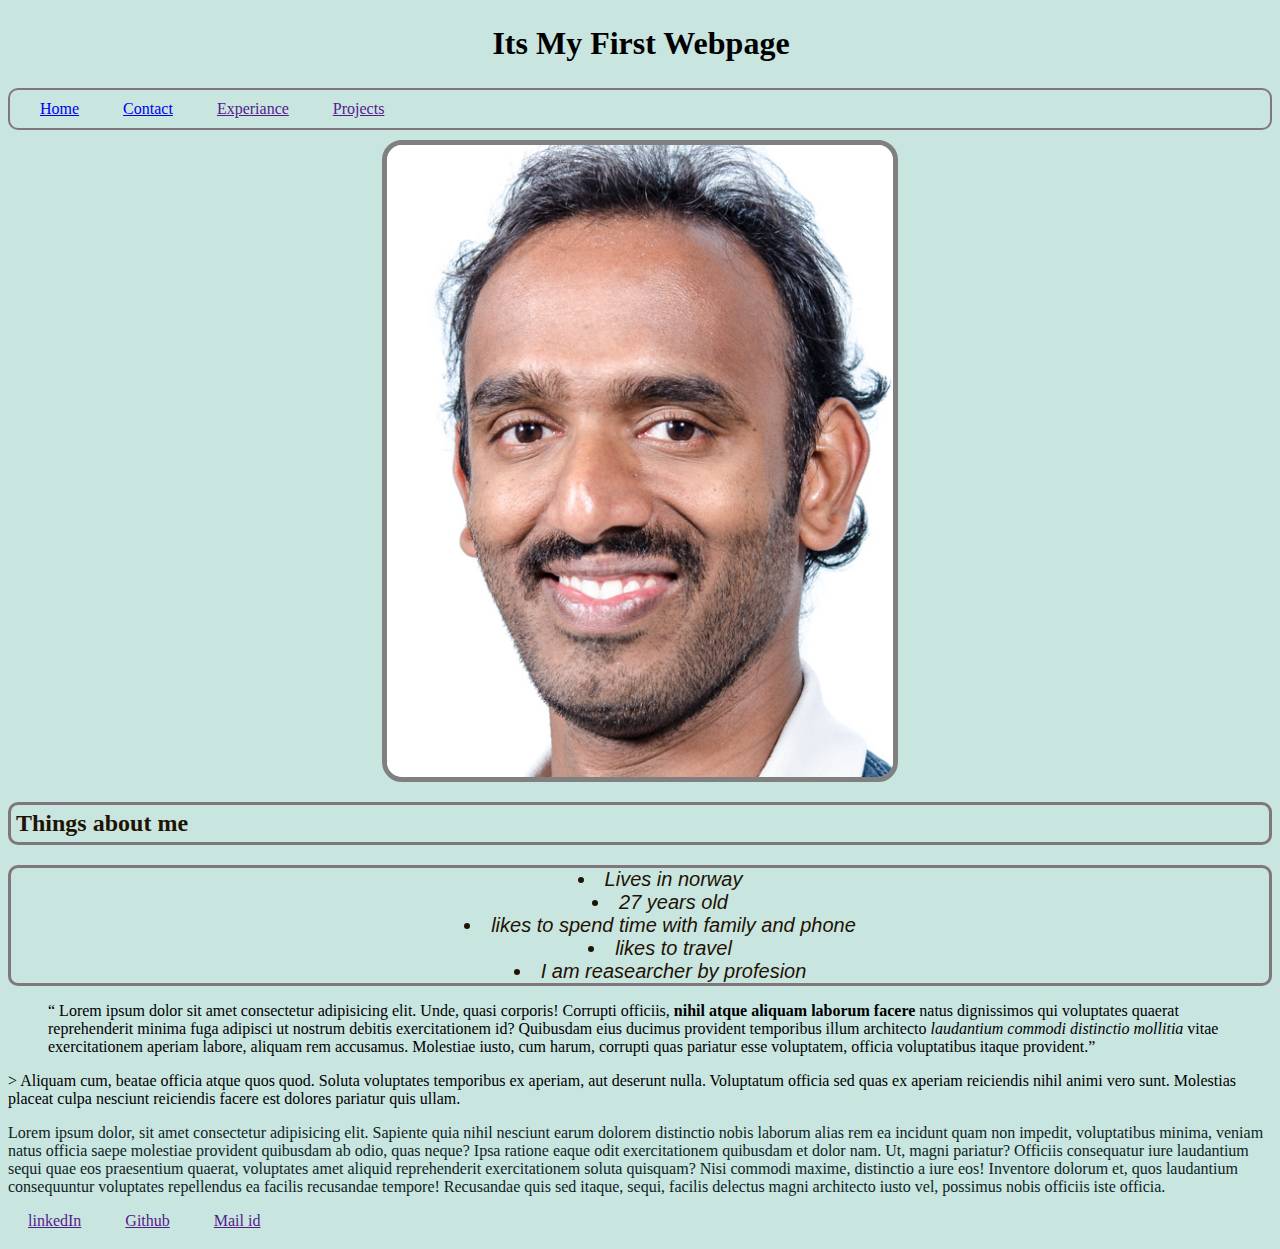
<file: index.html>
<!DOCTYPE html>
<html lang="en">
  <head>
    <meta charset="UTF-8" />
    <meta http-equiv="X-UA-Compatible" content="IE=edge" />
    <meta name="viewport" content="width=, initial-scale=1.0" />
    <title>My webpage</title>
    <link rel="stylesheet" href="style1.css" />
    <link rel="shortcut icon" href="picture.jpg" type="image/x-icon" />
    <link rel="preconnect" href="https://fonts.googleapis.com" />
    <link rel="preconnect" href="https://fonts.gstatic.com" crossorigin />
    <link
      href="https://fonts.googleapis.com/css2?family=Open+Sans&display=swap"
      rel="stylesheet"
    />
  </head>
  <body>
    <header>
      <div>
        <h1>Its My First Webpage</h1>
        <div>
          <nav>
            <a href="./aboutme.html" ref="Overview of the page">Home</a>
            <a
              href="./business.html"
              ref="aboutme page"
              >Contact</a
            >
            <a href="" ref="My working experiance">Experiance</a>
            <a href="" ref="Projects i have done">Projects</a>

            <!--<button type="onclick">login</button>
            <button type="onclick">contact</button>-->
          </nav>
        </div>
      </div>
    </header>
    <section>
      <img src="picture.jpg" alt="Mypicture" />
    </section>
    <section>
      <h2>Things about me</h2>
      <ul>
        <li>Lives in norway</li>
        <li>27 years old</li>
        <li>likes to spend time with family and phone</li>
        <li>likes to travel</li>
        <li>I am reasearcher by profesion</li>
      </ul>

      <p>
        <blockquote><q>
          Lorem ipsum dolor sit amet consectetur adipisicing elit. Unde, quasi
          corporis! Corrupti officiis,
          <strong>nihil atque aliquam laborum facere </strong>natus dignissimos
          qui voluptates quaerat reprehenderit minima fuga adipisci ut nostrum
          debitis exercitationem id? Quibusdam eius ducimus provident temporibus
          illum architecto <em>laudantium commodi distinctio mollitia</em> vitae
          exercitationem aperiam labore, aliquam rem accusamus. Molestiae iusto,
          cum harum, corrupti quas pariatur esse voluptatem, officia
          voluptatibus itaque provident.</q></blockquote
        >
        > Aliquam cum, beatae officia atque quos quod. Soluta voluptates
        temporibus ex aperiam, aut deserunt nulla. Voluptatum officia sed quas
        ex aperiam reiciendis nihil animi vero sunt. Molestias placeat culpa
        nesciunt reiciendis facere est dolores pariatur quis ullam.
      </p>
      <p>
        Lorem ipsum dolor, sit amet consectetur adipisicing elit. Sapiente quia
        nihil nesciunt earum dolorem distinctio nobis laborum alias rem ea
        incidunt quam non impedit, voluptatibus minima, veniam natus officia
        saepe molestiae provident quibusdam ab odio, quas neque? Ipsa ratione
        eaque odit exercitationem quibusdam et dolor nam. Ut, magni pariatur?
        Officiis consequatur iure laudantium sequi quae eos praesentium quaerat,
        voluptates amet aliquid reprehenderit exercitationem soluta quisquam?
        Nisi commodi maxime, distinctio a iure eos! Inventore dolorum et, quos
        laudantium consequuntur voluptates repellendus ea facilis recusandae
        tempore! Recusandae quis sed itaque, sequi, facilis delectus magni
        architecto iusto vel, possimus nobis officiis iste officia.
      </p>
    </section>
    <footer>
      <a href="" ref="">linkedIn</a>
      <a href="" ref="">Github</a>
      <a href="" ref="">Mail id</a>
    </footer>
  </body>
</html>
</file>
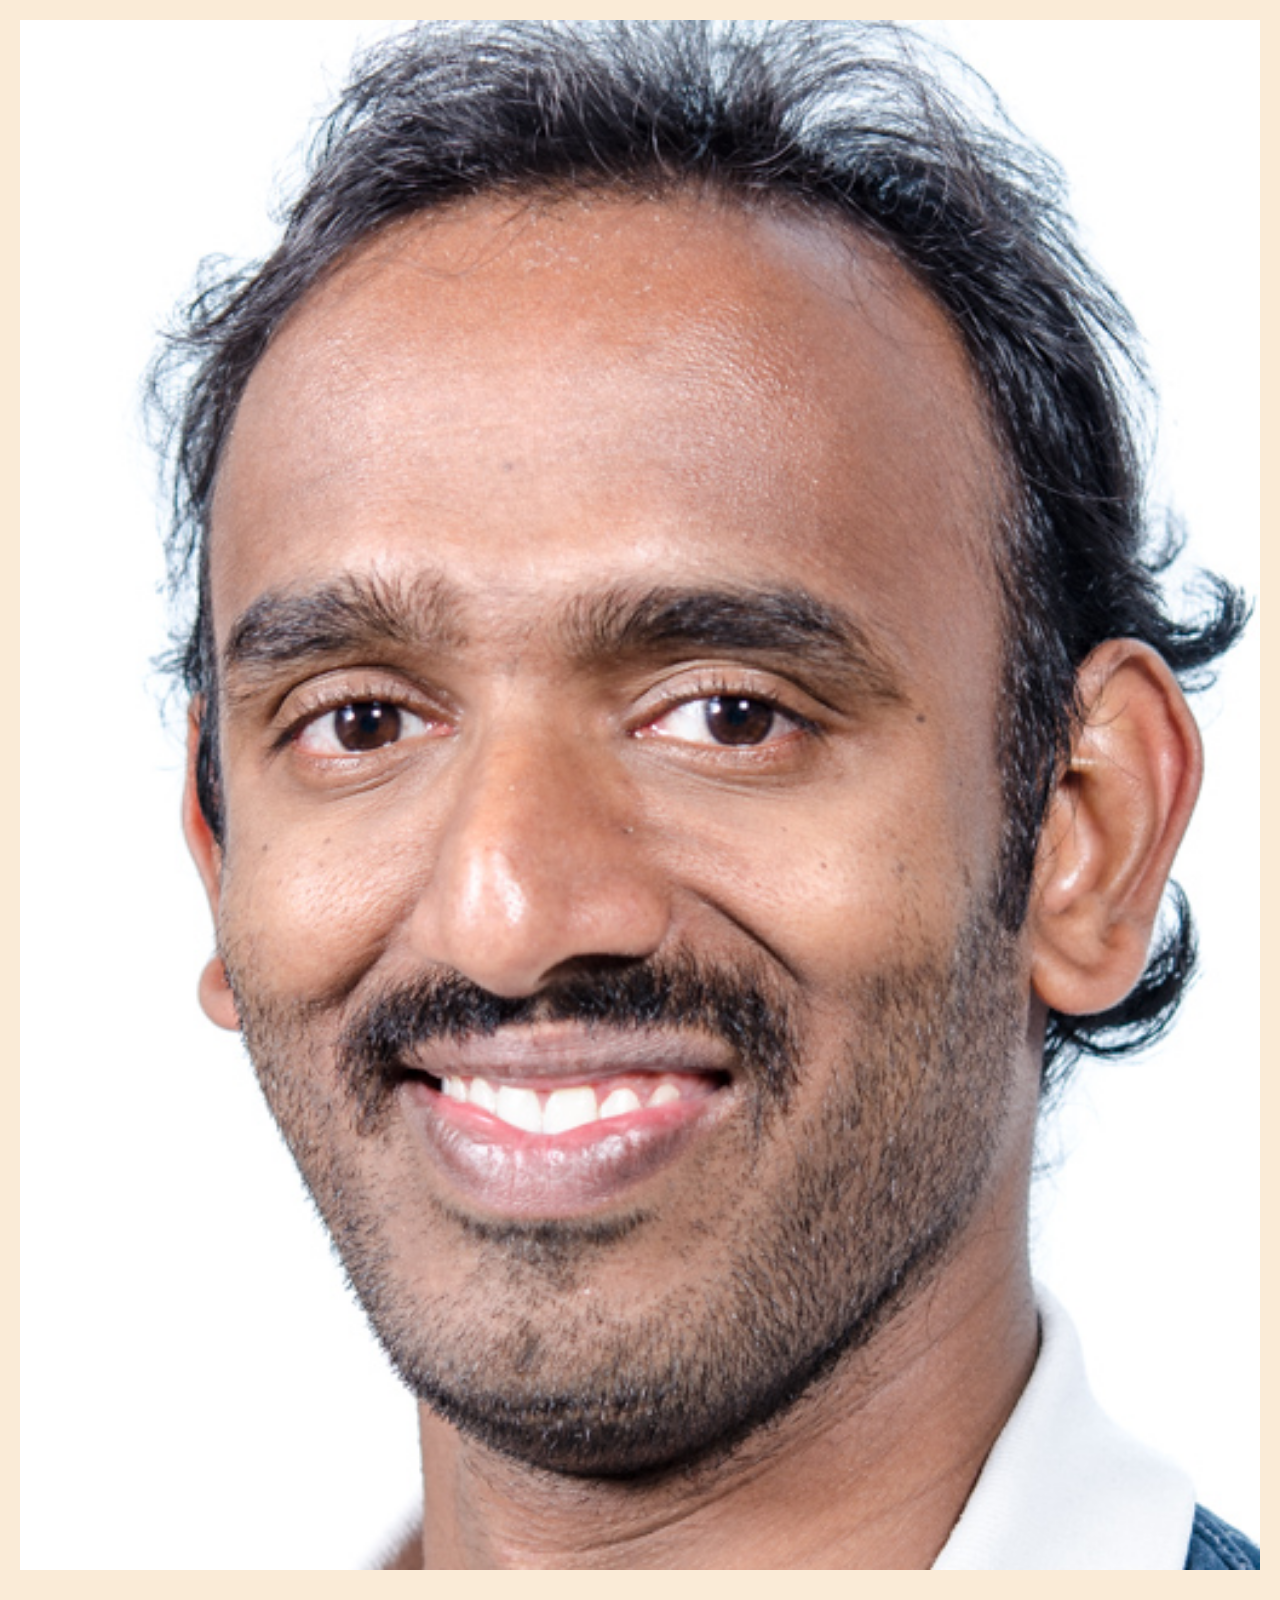
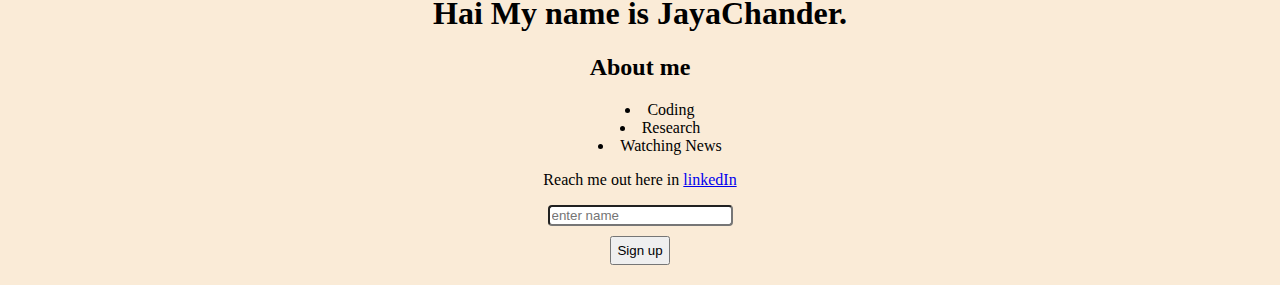
<file: aboutme.html>
<!DOCTYPE html>
<html lang="en">
  <head>
    <meta charset="UTF-8" />
    <meta http-equiv="X-UA-Compatible" content="IE=edge" />
    <meta name="viewport" content="width=device-width, initial-scale=1.0" />
    <title>Document</title>
    <style>
      body {
        background-color: antiquewhite;
        font-family: "Times New Roman", Times, serif;
        margin: 20px 20px;
        text-align: center;
      }
      button {
        padding: 5px;
        margin-top: 10px;
      }
      ul {
        list-style-position: inside;
      }
      input {
        border-radius: 4px;
      }
    </style>
  </head>
  <body>
    <!--<h1>heading</h1>
    <h2>heading</h2>
    <h3>heading</h3>
    <h4>hedaing</h4>
    <h5>heading</h5>
    <h6>heading</h6>
    <p>welcome to my page</p>

    <ul>
      <li>Biryani</li>
      <li>Egg</li>
      <li>pasta</li>
      <li>fried rice</li>
    </ul>-->

    <img style="width: 100%" src="picture.jpg" alt="My Picture" />
    <h1>Hai My name is JayaChander.</h1>
    <h2>About me</h2>
    <ul>
      <li>Coding</li>
      <li>Research</li>
      <li>Watching News</li>
    </ul>
    <p>Reach me out here in <a href="#">linkedIn</a></p>
    <input type="text" placeholder="enter name" /><br />
    <button type="action">Sign up</button>
  </body>
</html>
</file>
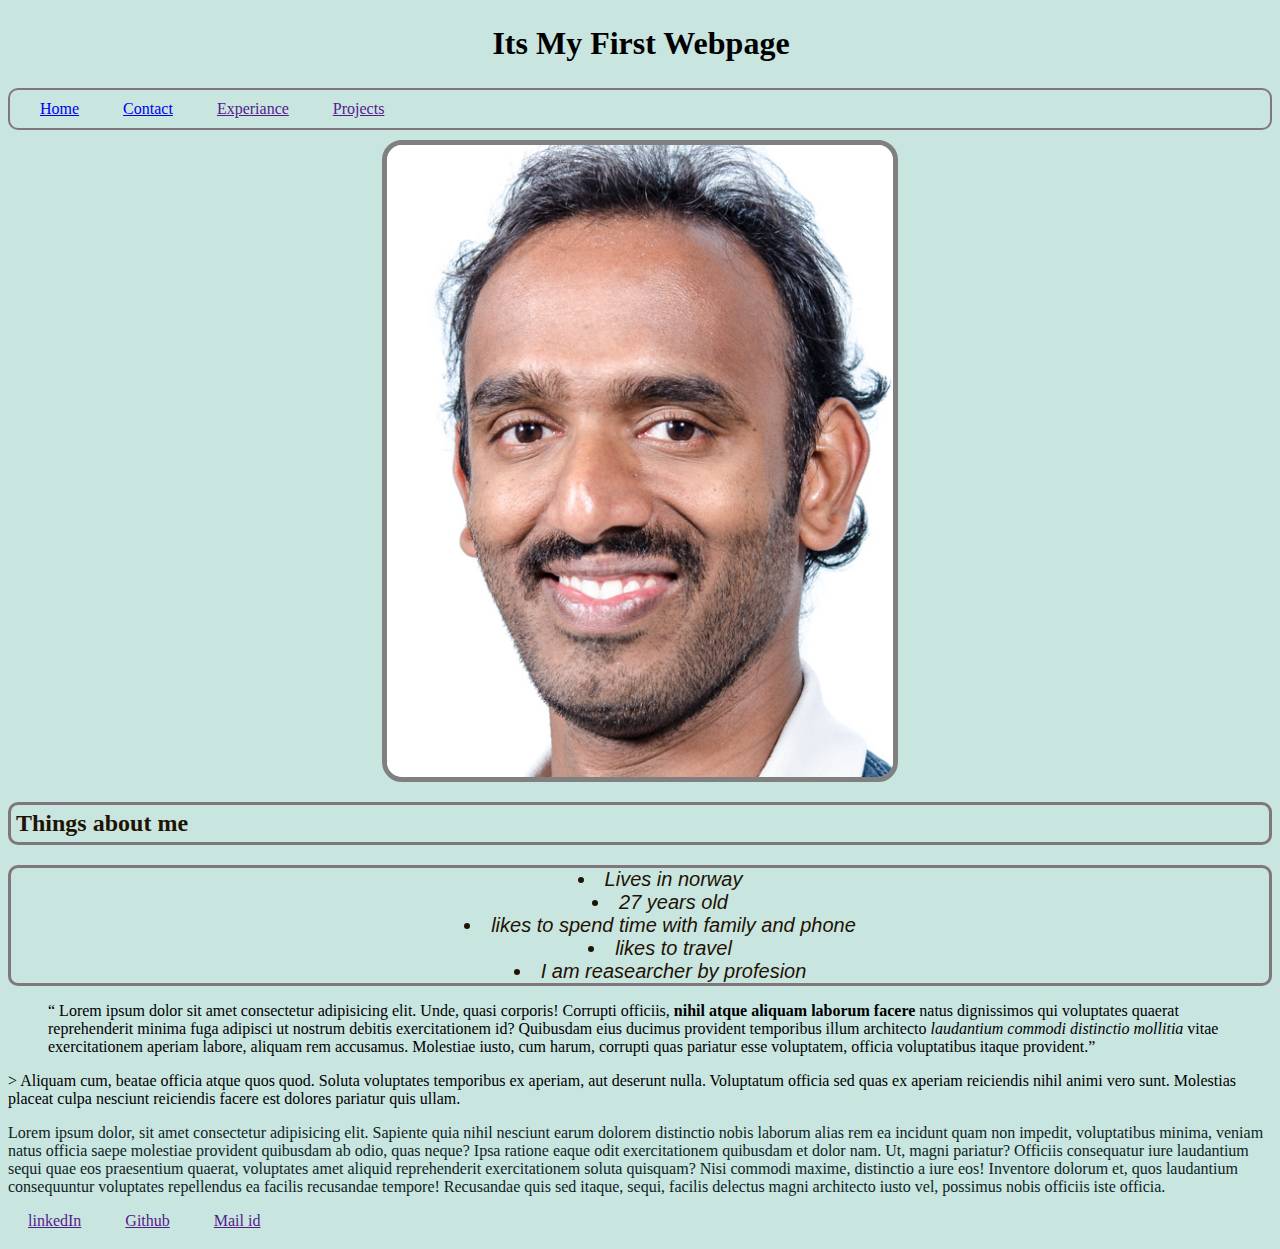
<file: webpage1.html>
<!DOCTYPE html>
<html lang="en">
  <head>
    <meta charset="UTF-8" />
    <meta http-equiv="X-UA-Compatible" content="IE=edge" />
    <meta name="viewport" content="width=, initial-scale=1.0" />
    <title>My webpage</title>
    <link rel="stylesheet" href="webpage1.css" />
    <link rel="shortcut icon" href="picture.jpg" type="image/x-icon" />
    <link rel="preconnect" href="https://fonts.googleapis.com" />
    <link rel="preconnect" href="https://fonts.gstatic.com" crossorigin />
    <link
      href="https://fonts.googleapis.com/css2?family=Open+Sans&display=swap"
      rel="stylesheet"
    />
  </head>
  <body>
    <header>
      <div>
        <h1>Its My First Webpage</h1>
        <div>
          <nav>
            <a href="../intro.html" ref="Overview of the page">Home</a>
            <a
              href="../businesscard/business.html"
              ref="aboutme page"
              >Contact</a
            >
            <a href="" ref="My working experiance">Experiance</a>
            <a href="" ref="Projects i have done">Projects</a>

            <!--<button type="onclick">login</button>
            <button type="onclick">contact</button>-->
          </nav>
        </div>
      </div>
    </header>
    <section>
      <img src="picture.jpg" alt="Mypicture" />
    </section>
    <section>
      <h2>Things about me</h2>
      <ul>
        <li>Lives in norway</li>
        <li>27 years old</li>
        <li>likes to spend time with family and phone</li>
        <li>likes to travel</li>
        <li>I am reasearcher by profesion</li>
      </ul>

      <p>
        <blockquote><q>
          Lorem ipsum dolor sit amet consectetur adipisicing elit. Unde, quasi
          corporis! Corrupti officiis,
          <strong>nihil atque aliquam laborum facere </strong>natus dignissimos
          qui voluptates quaerat reprehenderit minima fuga adipisci ut nostrum
          debitis exercitationem id? Quibusdam eius ducimus provident temporibus
          illum architecto <em>laudantium commodi distinctio mollitia</em> vitae
          exercitationem aperiam labore, aliquam rem accusamus. Molestiae iusto,
          cum harum, corrupti quas pariatur esse voluptatem, officia
          voluptatibus itaque provident.</q></blockquote
        >
        > Aliquam cum, beatae officia atque quos quod. Soluta voluptates
        temporibus ex aperiam, aut deserunt nulla. Voluptatum officia sed quas
        ex aperiam reiciendis nihil animi vero sunt. Molestias placeat culpa
        nesciunt reiciendis facere est dolores pariatur quis ullam.
      </p>
      <p>
        Lorem ipsum dolor, sit amet consectetur adipisicing elit. Sapiente quia
        nihil nesciunt earum dolorem distinctio nobis laborum alias rem ea
        incidunt quam non impedit, voluptatibus minima, veniam natus officia
        saepe molestiae provident quibusdam ab odio, quas neque? Ipsa ratione
        eaque odit exercitationem quibusdam et dolor nam. Ut, magni pariatur?
        Officiis consequatur iure laudantium sequi quae eos praesentium quaerat,
        voluptates amet aliquid reprehenderit exercitationem soluta quisquam?
        Nisi commodi maxime, distinctio a iure eos! Inventore dolorum et, quos
        laudantium consequuntur voluptates repellendus ea facilis recusandae
        tempore! Recusandae quis sed itaque, sequi, facilis delectus magni
        architecto iusto vel, possimus nobis officiis iste officia.
      </p>
    </section>
    <footer>
      <a href="" ref="">linkedIn</a>
      <a href="" ref="">Github</a>
      <a href="" ref="">Mail id</a>
    </footer>
  </body>
</html>
</file>
<file: style1.css>
section {
  display: inline;
}
body {
  /*background-image: url(bgimage1.jpg);*/
  background-repeat: no-repeat;
  background-size: cover;
  background-attachment: fixed;
  background-color: #c9e5e0;
}
h1 {
  padding: 4px;

  text-align: center;
  text-indent: 2px;
}
nav {
  /*background-color: rgb(227, 222, 217);*/
  border: 2px solid rgb(128, 119, 124);

  border-radius: 10px;
  padding: 10px;
}
a {
  padding: 20px;
}
button {
  padding: 15px;
  vertical-align: auto;
}
img {
  border: 5px solid grey;
  border-radius: 20px;
  display: block;
  margin-top: 10px;
  margin-left: auto;
  margin-right: auto;
  width: 40%;
}
ul {
  border: 3px solid rgb(128, 119, 124);
  /* background-color: antiquewhite;*/
  border-radius: 10px;
}
li {
  font-size: 20px;
  font-family: Arial, Helvetica, sans-serif;
  font-style: italic;
  text-align: center;
  list-style-position: inside;
  color: #1f1303;
}
h2 {
  /*background-color: rgb(240, 221, 195);*/
  border: 3px solid rgb(128, 119, 124);
  padding: 5px;
  border-radius: 10px;
  color: #1f1303;
}
p {
  color: #0d231d;
}
</file>
<file: webpage1.css>
section {
  display: inline;
}
body {
  /*background-image: url(bgimage1.jpg);*/
  background-repeat: no-repeat;
  background-size: cover;
  background-attachment: fixed;
  background-color: #c9e5e0;
}
h1 {
  padding: 4px;

  text-align: center;
  text-indent: 2px;
}
nav {
  /*background-color: rgb(227, 222, 217);*/
  border: 2px solid rgb(128, 119, 124);

  border-radius: 10px;
  padding: 10px;
}
a {
  padding: 20px;
}
button {
  padding: 15px;
  vertical-align: auto;
}
img {
  border: 5px solid grey;
  border-radius: 20px;
  display: block;
  margin-top: 10px;
  margin-left: auto;
  margin-right: auto;
  width: 40%;
}
ul {
  border: 3px solid rgb(128, 119, 124);
  /* background-color: antiquewhite;*/
  border-radius: 10px;
}
li {
  font-size: 20px;
  font-family: Arial, Helvetica, sans-serif;
  font-style: italic;
  text-align: center;
  list-style-position: inside;
  color: #1f1303;
}
h2 {
  /*background-color: rgb(240, 221, 195);*/
  border: 3px solid rgb(128, 119, 124);
  padding: 5px;
  border-radius: 10px;
  color: #1f1303;
}
p {
  color: #0d231d;
}
</file>
